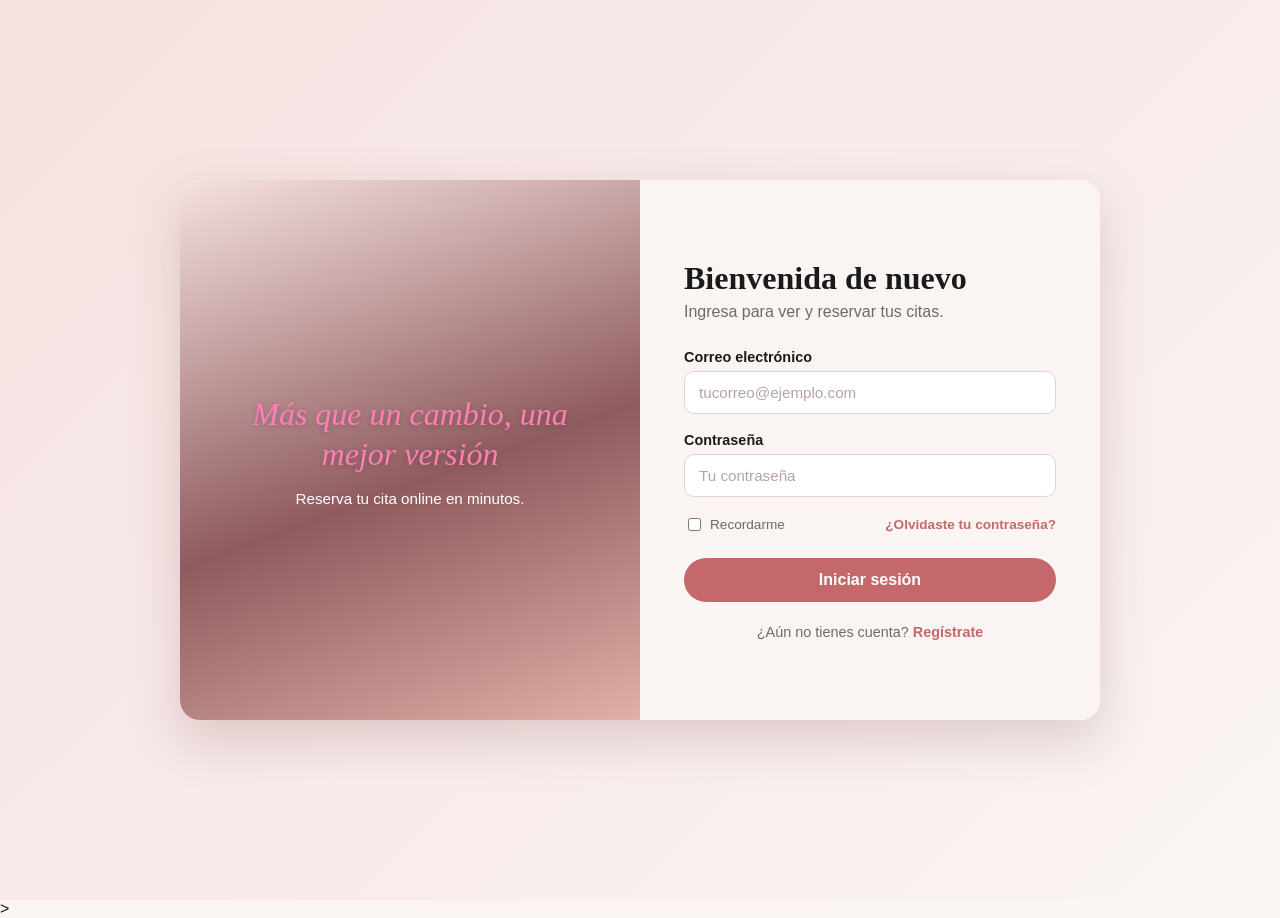
<file: index.html>
<!DOCTYPE html>
<html lang="es">
<head>
<meta charset="UTF-8">
<meta name="viewport" content="width=device-width, initial-scale=1">
<title>Iniciar sesión – Lumy</title>
<link href="./css/iniciosecion.css" rel="stylesheet">
</head>
<body>

<main class="auth">
  <div class="auth-card">

    <aside class="auth-lateral">
      <p>Más que un cambio, una mejor versión</p>
      <span>Reserva tu cita online en minutos.</span>
    </aside>

    <section class="auth-form">
      <h1>Bienvenida de nuevo</h1>
      <p class="subtitulo">Ingresa para ver y reservar tus citas.</p>

      <form id="form-login" action="#" method="post" novalidate>
        <div class="campo">
          <label for="correo">Correo electrónico</label>
          <input type="email" id="correo" name="correo" placeholder="tucorreo@ejemplo.com" autocomplete="email" required>
        </div>

        <div class="campo">
          <label for="clave">Contraseña</label>
          <input type="password" id="clave" name="clave" placeholder="Tu contraseña" autocomplete="current-password" required>
        </div>

        <div class="opciones">
          <label><input type="checkbox" name="recordar"> Recordarme</label>
          <a href="#">¿Olvidaste tu contraseña?</a>
        </div>

        <p class="error" id="error-login" role="alert" hidden></p>

        <button type="submit" class="btn-auth">Iniciar sesión</button>
      </form>

      <p class="auth-cambio">¿Aún no tienes cuenta? <a href="registro.html">Regístrate</a></p>
    </section>

  </div>
</main>

<script src="./js/login.js"></script>
</body>
</html>>
</file>
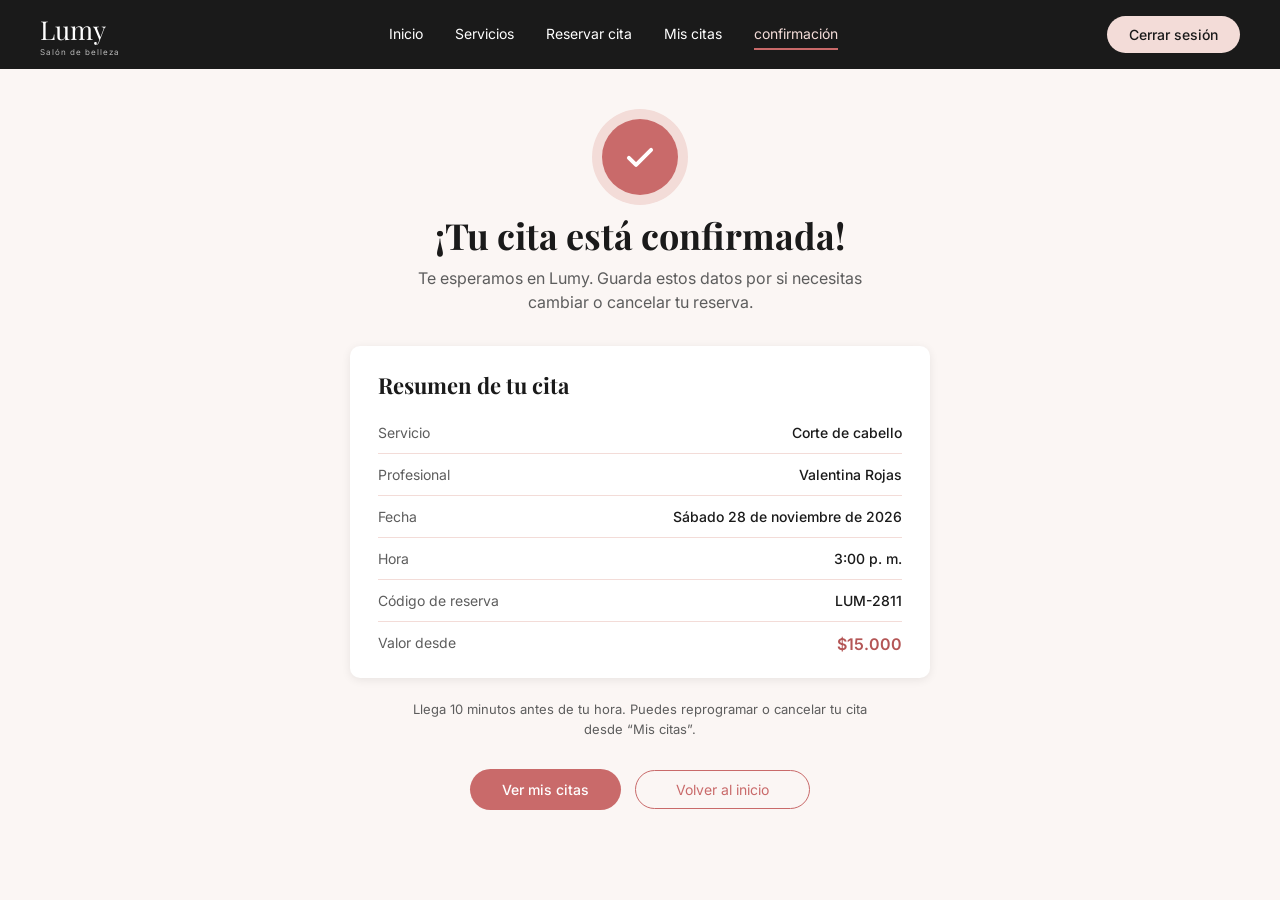
<file: confirmacion.html>
<!DOCTYPE html>
<html lang="es">
<head>
<meta charset="UTF-8">
<meta name="viewport" content="width=device-width, initial-scale=1">
<title>Cita confirmada – Lumy</title>
<link rel="preconnect" href="https://fonts.googleapis.com">
<link rel="preconnect" href="https://fonts.gstatic.com" crossorigin>
<link href="https://fonts.googleapis.com/css2?family=Inter:wght@400;500;600&family=Playfair+Display:ital,wght@0,700;1,400&display=swap" rel="stylesheet">
<link rel="stylesheet" href="./css/lumy.css">
<link rel="stylesheet" href="./css/confirmacion.css">
</head>
<body>

<header>
  <a href="inicio.html" class="logo"><span>Lumy<small>Salón de belleza</small></span></a>
  <nav>
    <a href="inicio.html">Inicio</a>
    <a href="servicio.html">Servicios</a>
    <a href="reservar.html" >Reservar cita</a>
    <a href="mis_citas.html">Mis citas</a>
    <a href="confirmacion.html" class="activo">confirmación</a>
  </nav>
  <div class="acciones">
    <a href="index.html" class="btn-sesion">Cerrar sesión</a>
  </div>
</header>

<main class="confirmacion">

  <div class="confirmacion-encabezado">
    <div class="check" aria-hidden="true">
      <svg viewBox="0 0 24 24"><path d="M5 12.5l4.5 4.5L19 7.5"/></svg>
    </div>
    <h1>¡Tu cita está confirmada!</h1>
    <p>Te esperamos en Lumy. Guarda estos datos por si necesitas cambiar o cancelar tu reserva.</p>
  </div>

  <section class="resumen" aria-labelledby="titulo-resumen">
    <h2 id="titulo-resumen">Resumen de tu cita</h2>
    <dl>
      <div class="fila">
        <dt>Servicio</dt>
        <dd>Corte de cabello</dd>
      </div>
      <div class="fila">
        <dt>Profesional</dt>
        <dd>Valentina Rojas</dd>
      </div>
      <div class="fila">
        <dt>Fecha</dt>
        <dd>Sábado 28 de noviembre de 2026</dd>
      </div>
      <div class="fila">
        <dt>Hora</dt>
        <dd>3:00 p. m.</dd>
      </div>
      <div class="fila">
        <dt>Código de reserva</dt>
        <dd>LUM-2811</dd>
      </div>
      <div class="fila total">
        <dt>Valor desde</dt>
        <dd>$15.000</dd>
      </div>
    </dl>
  </section>

  <p class="nota">Llega 10 minutos antes de tu hora. Puedes reprogramar o cancelar tu cita desde “Mis citas”.</p>

  <div class="confirmacion-acciones">
    <a href="mis_citas.html" class="btn-cita">Ver mis citas</a>
    <a href="inicio.html" class="ver-todos">Volver al inicio</a>
  </div>

</main>

</body>
</html>
</file>
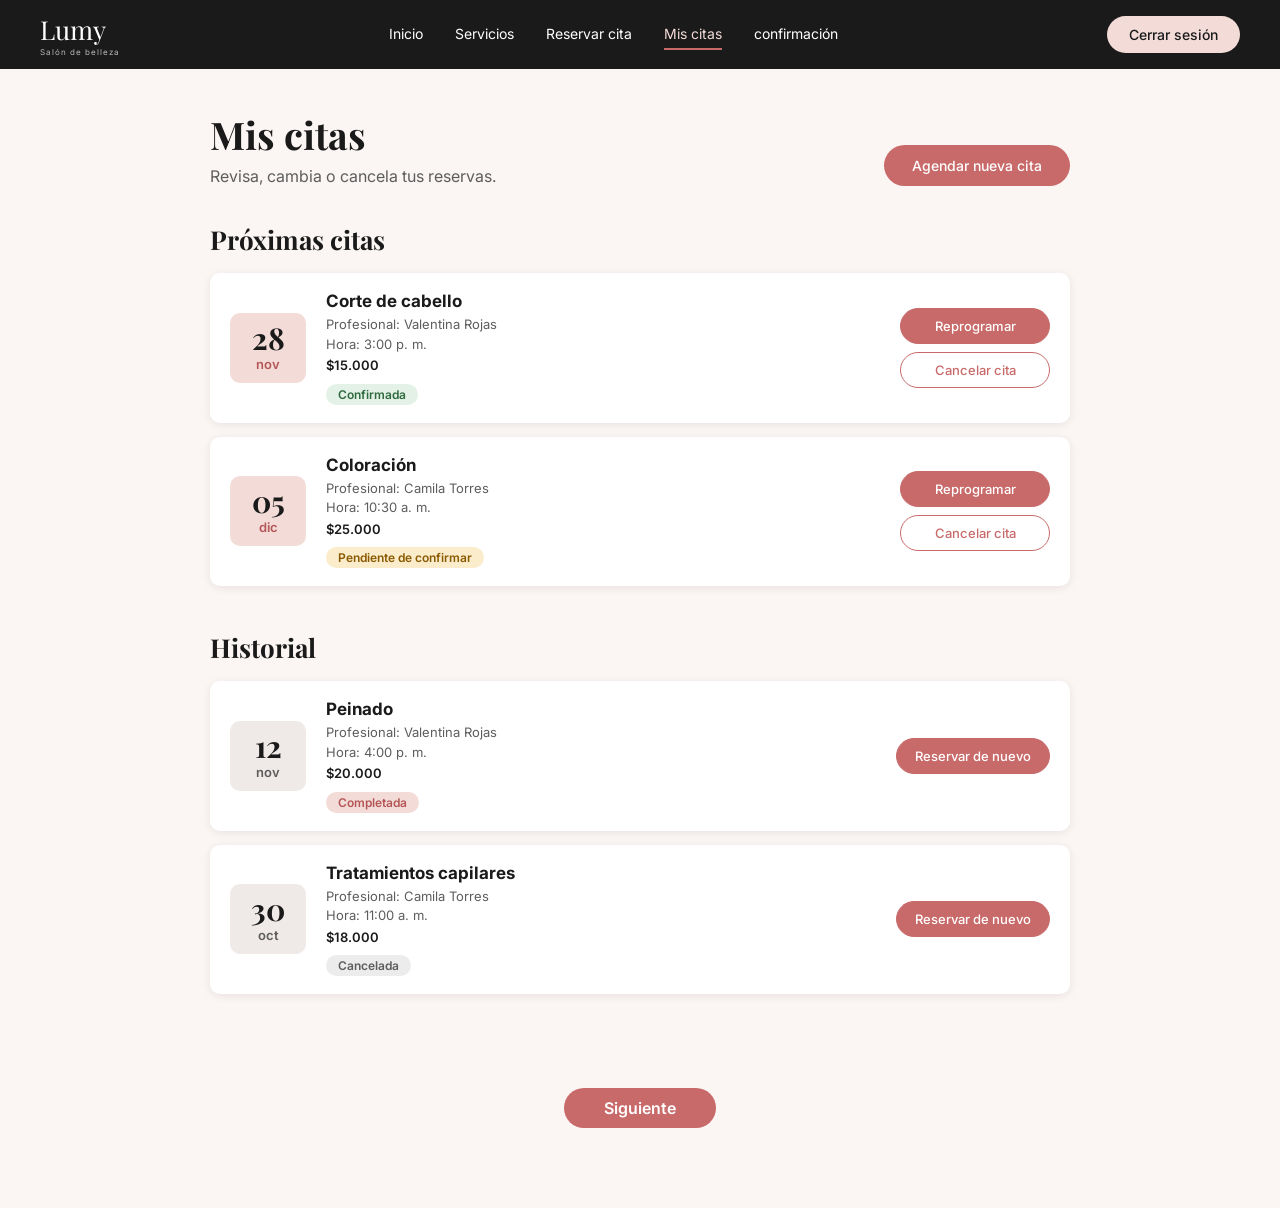
<file: mis_citas.html>
<!DOCTYPE html>
<html lang="es">
<head>
<meta charset="UTF-8">
<meta name="viewport" content="width=device-width, initial-scale=1">
<title>Mis citas – Lumy</title>
<link rel="preconnect" href="https://fonts.googleapis.com">
<link rel="preconnect" href="https://fonts.gstatic.com" crossorigin>
<link href="https://fonts.googleapis.com/css2?family=Inter:wght@400;500;600&family=Playfair+Display:ital,wght@0,700;1,400&display=swap" rel="stylesheet">
<link rel="stylesheet" href="./css/lumy.css">
<link rel="stylesheet" href="./css/mis_citas.css">
</head>
<body>

<header>
  <a href="inicio.html" class="logo"><span>Lumy<small>Salón de belleza</small></span></a>
  <nav>
    <a href="inicio.html">Inicio</a>
    <a href="servicio.html">Servicios</a>
    <a href="reservar.html">Reservar cita</a>
    <a href="mis_citas.html" class="activo">Mis citas</a>
    <a href="confirmacion.html">confirmación</a>
  </nav>
  <div class="acciones">
    <a href="index.html" class="btn-sesion">Cerrar sesión</a>
  </div>
</header>

<main class="citas">

  <div class="citas-encabezado">
    <div>
      <h1>Mis citas</h1>
      <p>Revisa, cambia o cancela tus reservas.</p>
    </div>
    <a href="reservar.html" class="btn-cita">Agendar nueva cita</a>
  </div>

  <section class="citas-bloque" aria-labelledby="titulo-proximas">
    <h2 id="titulo-proximas">Próximas citas</h2>

    <article class="cita">
      <div class="cita-fecha">
        <b>28</b>
        <span>nov</span>
      </div>
      <div class="cita-datos">
        <h3>Corte de cabello</h3>
        <p>Profesional: Valentina Rojas</p>
        <p>Hora: 3:00 p. m.</p>
        <p class="cita-precio">$15.000</p>
        <span class="estado confirmada">Confirmada</span>
      </div>
      <div class="cita-acciones">
        <a href="reservar.html" class="btn-sec">Reprogramar</a>
        <button type="button" class="btn-cancelar">Cancelar cita</button>
      </div>
    </article>

    <article class="cita">
      <div class="cita-fecha">
        <b>05</b>
        <span>dic</span>
      </div>
      <div class="cita-datos">
        <h3>Coloración</h3>
        <p>Profesional: Camila Torres</p>
        <p>Hora: 10:30 a. m.</p>
        <p class="cita-precio">$25.000</p>
        <span class="estado pendiente">Pendiente de confirmar</span>
      </div>
      <div class="cita-acciones">
        <a href="reservar.html" class="btn-sec">Reprogramar</a>
        <button type="button" class="btn-cancelar">Cancelar cita</button>
      </div>
    </article>

    <!-- Si la persona no tiene citas próximas, muestra esto en lugar de las tarjetas:
    <div class="citas-vacio">
      <p>Aún no tienes citas programadas.</p>
      <a href="reservar.html" class="btn-cita">Reservar mi primera cita</a>
    </div>
    -->
  </section>

  <section class="citas-bloque" aria-labelledby="titulo-historial">
    <h2 id="titulo-historial">Historial</h2>

    <article class="cita pasada">
      <div class="cita-fecha">
        <b>12</b>
        <span>nov</span>
      </div>
      <div class="cita-datos">
        <h3>Peinado</h3>
        <p>Profesional: Valentina Rojas</p>
        <p>Hora: 4:00 p. m.</p>
        <p class="cita-precio">$20.000</p>
        <span class="estado completada">Completada</span>
      </div>
      <div class="cita-acciones">
        <a href="reservar.html" class="btn-sec">Reservar de nuevo</a>
      </div>
    </article>

    <article class="cita pasada">
      <div class="cita-fecha">
        <b>30</b>
        <span>oct</span>
      </div>
      <div class="cita-datos">
        <h3>Tratamientos capilares</h3>
        <p>Profesional: Camila Torres</p>
        <p>Hora: 11:00 a. m.</p>
        <p class="cita-precio">$18.000</p>
        <span class="estado cancelada">Cancelada</span>
      </div>
      <div class="cita-acciones">
        <a href="reservar.html" class="btn-sec">Reservar de nuevo</a>
      </div>
    </article>
  </section>

  <div class="contenedor-siguiente">
    <a href="confirmacion.html" class="btn-siguiente">Siguiente</a>
  </div>

</main>

</body>
</html>
</file>
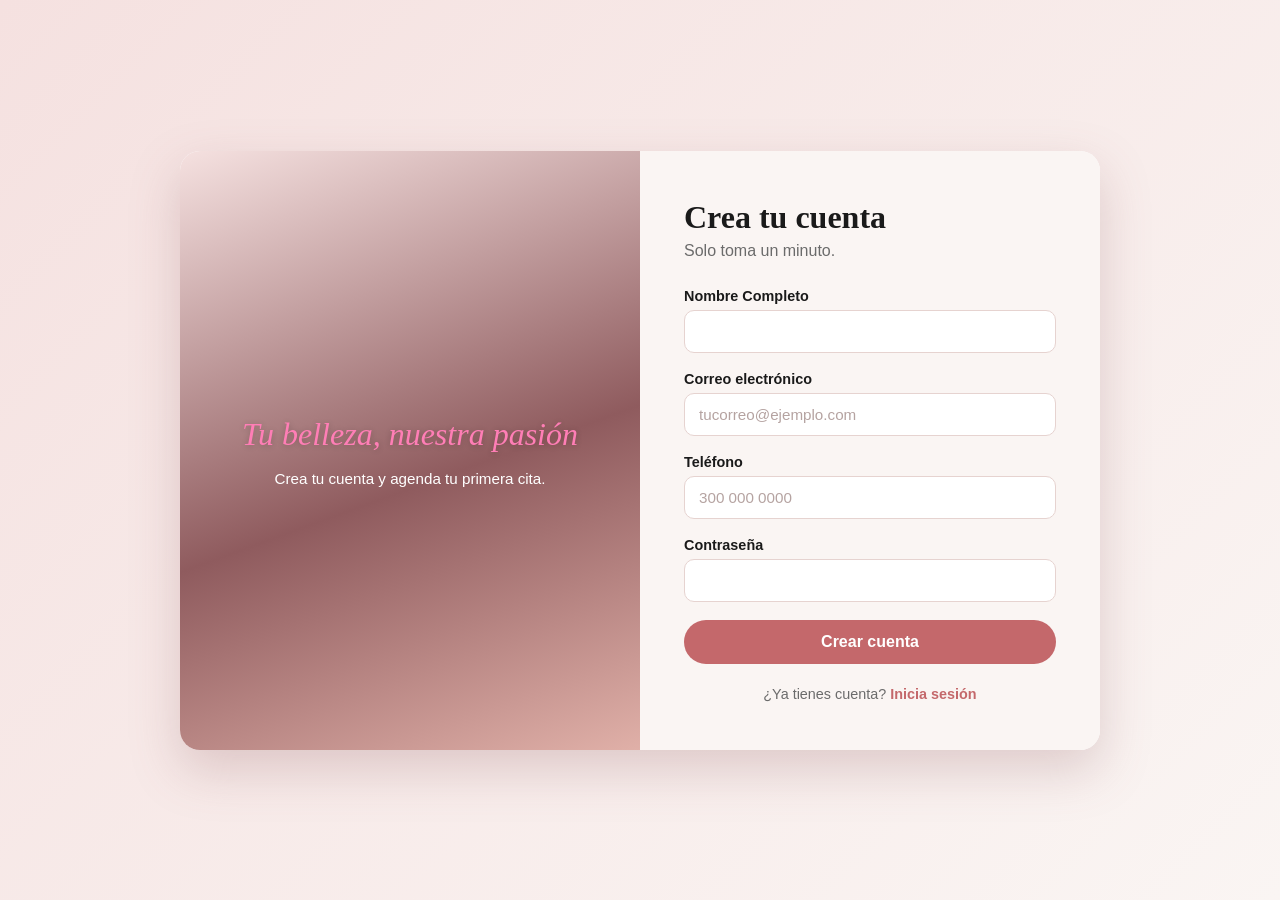
<file: registro.html>
<!DOCTYPE html>
<html lang="es">
<head>
<meta charset="UTF-8">
<meta name="viewport" content="width=device-width, initial-scale=1">
<title>Crear cuenta – Lumy</title>
<link href="./css/iniciosecion.css" rel="stylesheet">

</head>
<body>



<main class="auth">
  <div class="auth-card">

    <aside class="auth-lateral">
      <p>Tu belleza, nuestra pasión</p>
      <span>Crea tu cuenta y agenda tu primera cita.</span>
    </aside>

    <section class="auth-form">
      <h1>Crea tu cuenta</h1>
      <p class="subtitulo">Solo toma un minuto.</p>

      <form action="#" method="post">
        <div class="fila">
          <div class="campo">
            <label for="nombre">Nombre Completo</label>
            <input type="text" id="nombre" name="nombre" autocomplete="given-name" required>
          </div>
         

        <div class="campo">
          <label for="correo">Correo electrónico</label>
          <input type="email" id="correo" name="correo" placeholder="tucorreo@ejemplo.com" autocomplete="email" required>
        </div>

        <div class="campo">
          <label for="telefono">Teléfono</label>
          <input type="tel" id="telefono" name="telefono" placeholder="300 000 0000" autocomplete="tel" required>
        </div>

        <div class="fila">
          <div class="campo">
            <label for="clave">Contraseña</label>
            <input type="password" id="clave" name="clave" minlength="8" autocomplete="new-password" required>
          </div>
         

       

        <button type="submit" class="btn-auth">Crear cuenta</button>
      </form>

      <p class="auth-cambio">¿Ya tienes cuenta? <a href="index.html">Inicia sesión</a></p>
    </section>

  </div>
</main>
<script src="./js/login.js"></script>
</body>
</html>
</file>
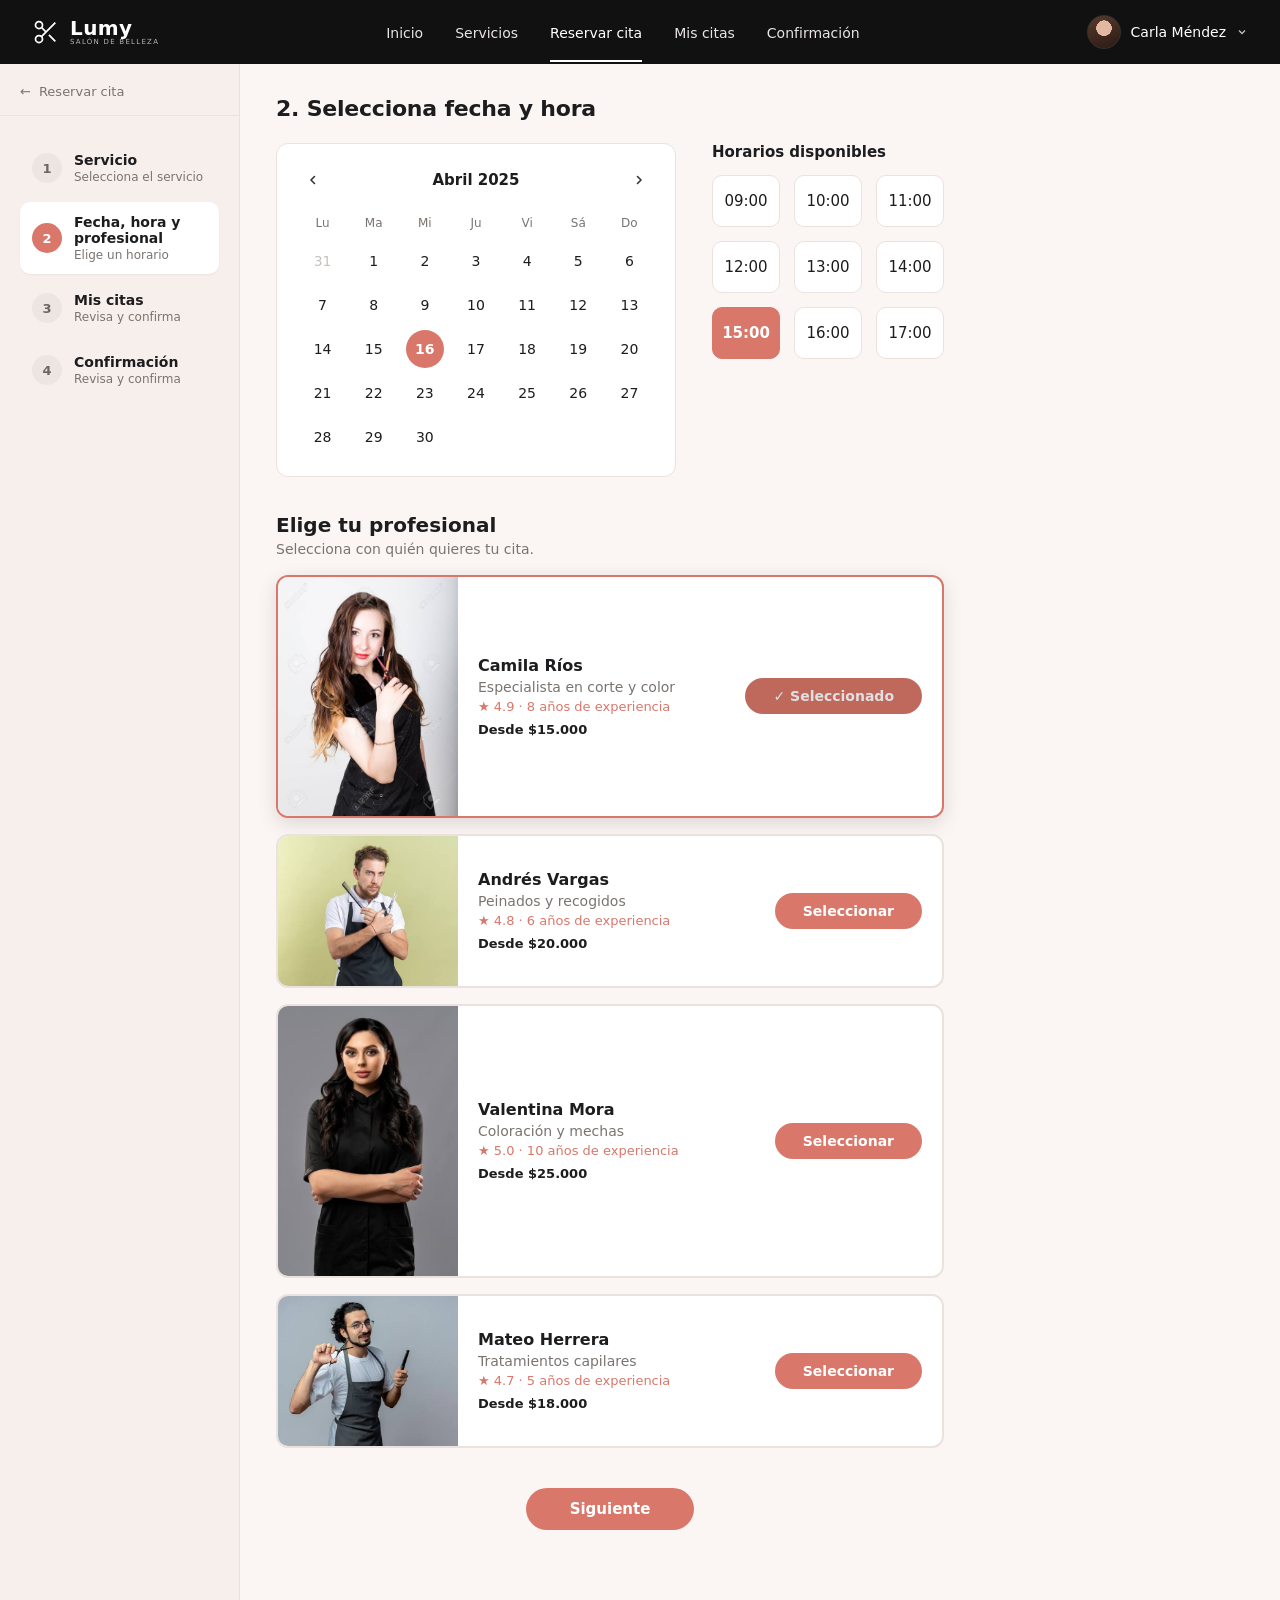
<file: reservar.html>
<!DOCTYPE html>
<html lang="es">
<head>
  <meta charset="UTF-8">
  <meta name="viewport" content="width=device-width, initial-scale=1">
  <title>Lumy · Fecha y hora</title>
  <link rel="stylesheet" href="./css/servicio.css">
  <link rel="stylesheet" href="./css/reservar.css">
</head>
<body>

  <!-- ===== ENCABEZADO ===== -->
  <header class="topbar">
    <a class="brand" href="#" aria-label="Lumy, salón de belleza">
      <svg width="28" height="28" viewBox="0 0 24 24" fill="none" stroke="#fff" stroke-width="1.5"><circle cx="6" cy="6" r="3"/><circle cx="6" cy="18" r="3"/><path d="M20 4 8.1 15.9M14.5 14.5 20 20M8.1 8.1 12 12"/></svg>
      <span class="brand__text">
        <strong>Lumy</strong>
        <small>SALÓN DE BELLEZA</small>
      </span>
    </a>

    <nav class="menu" aria-label="Principal">
      <a href="inicio.html">Inicio</a>
      <a href="servicio.html">Servicios</a>
      <a href="" class="is-active" aria-current="page">Reservar cita</a>
      <a href="mis_citas.html">Mis citas</a>
      <a href="confirmacion.html">Confirmación</a>
    </nav>

    <div class="user">
      <span class="user__avatar" aria-hidden="true"></span>
      <span class="user__name">Carla Méndez</span>
      <svg class="user__caret" viewBox="0 0 12 12" width="12" height="12" fill="none" stroke="currentColor" stroke-width="1.5"><path d="M3 4.5l3 3 3-3"/></svg>
    </div>
  </header>

  <div class="layout">

    <!-- ===== BARRA LATERAL: PASOS ===== -->
    <aside class="sidebar">
      <a class="back" href="#"><span aria-hidden="true">←</span> Reservar cita</a>

      <ol class="steps">
        <li class="step">
          <span class="step__num">1</span>
          <span class="step__txt"><strong>Servicio</strong><small>Selecciona el servicio</small></span>
        </li>
        <li class="step is-current">
          <span class="step__num">2</span>
          <span class="step__txt"><strong>Fecha, hora y profesional</strong><small>Elige un horario</small></span>
        </li>
        <li class="step">
          <span class="step__num">3</span>
          <span class="step__txt"><strong>Mis citas</strong><small>Revisa y confirma</small></span>
        </li>
        <li class="step">
          <span class="step__num">4</span>
          <span class="step__txt"><strong>Confirmación</strong><small>Revisa y confirma</small></span>
        </li>
      </ol>
    </aside>

    <!-- ===== CONTENIDO PRINCIPAL ===== -->
    <main class="content">
      <h1>2. Selecciona fecha y hora</h1>

      <div class="booking">

        <!-- ----- Calendario ----- -->
        <section class="calendar" aria-label="Calendario">
          <div class="calendar__head">
            <button class="calendar__nav" type="button" aria-label="Mes anterior">
              <svg viewBox="0 0 12 12" width="12" height="12" fill="none" stroke="currentColor" stroke-width="1.6" stroke-linecap="round" stroke-linejoin="round"><path d="M7.5 2.5 4 6l3.5 3.5"/></svg>
            </button>
            <strong class="calendar__title">Abril 2025</strong>
            <button class="calendar__nav" type="button" aria-label="Mes siguiente">
              <svg viewBox="0 0 12 12" width="12" height="12" fill="none" stroke="currentColor" stroke-width="1.6" stroke-linecap="round" stroke-linejoin="round"><path d="M4.5 2.5 8 6 4.5 9.5"/></svg>
            </button>
          </div>

          <div class="calendar__weekdays" aria-hidden="true">
            <span>Lu</span><span>Ma</span><span>Mi</span><span>Ju</span><span>Vi</span><span>Sá</span><span>Do</span>
          </div>

          <div class="calendar__days" role="radiogroup" aria-label="Día de la cita">
            <span class="day day--out" aria-hidden="true">31</span>

            <input class="pick" type="radio" name="dia" id="dia-1"><label class="day" for="dia-1">1</label>
            <input class="pick" type="radio" name="dia" id="dia-2"><label class="day" for="dia-2">2</label>
            <input class="pick" type="radio" name="dia" id="dia-3"><label class="day" for="dia-3">3</label>
            <input class="pick" type="radio" name="dia" id="dia-4"><label class="day" for="dia-4">4</label>
            <input class="pick" type="radio" name="dia" id="dia-5"><label class="day" for="dia-5">5</label>
            <input class="pick" type="radio" name="dia" id="dia-6"><label class="day" for="dia-6">6</label>

            <input class="pick" type="radio" name="dia" id="dia-7"><label class="day" for="dia-7">7</label>
            <input class="pick" type="radio" name="dia" id="dia-8"><label class="day" for="dia-8">8</label>
            <input class="pick" type="radio" name="dia" id="dia-9"><label class="day" for="dia-9">9</label>
            <input class="pick" type="radio" name="dia" id="dia-10"><label class="day" for="dia-10">10</label>
            <input class="pick" type="radio" name="dia" id="dia-11"><label class="day" for="dia-11">11</label>
            <input class="pick" type="radio" name="dia" id="dia-12"><label class="day" for="dia-12">12</label>
            <input class="pick" type="radio" name="dia" id="dia-13"><label class="day" for="dia-13">13</label>

            <input class="pick" type="radio" name="dia" id="dia-14"><label class="day" for="dia-14">14</label>
            <input class="pick" type="radio" name="dia" id="dia-15"><label class="day" for="dia-15">15</label>
            <input class="pick" type="radio" name="dia" id="dia-16" checked><label class="day" for="dia-16">16</label>
            <input class="pick" type="radio" name="dia" id="dia-17"><label class="day" for="dia-17">17</label>
            <input class="pick" type="radio" name="dia" id="dia-18"><label class="day" for="dia-18">18</label>
            <input class="pick" type="radio" name="dia" id="dia-19"><label class="day" for="dia-19">19</label>
            <input class="pick" type="radio" name="dia" id="dia-20"><label class="day" for="dia-20">20</label>

            <input class="pick" type="radio" name="dia" id="dia-21"><label class="day" for="dia-21">21</label>
            <input class="pick" type="radio" name="dia" id="dia-22"><label class="day" for="dia-22">22</label>
            <input class="pick" type="radio" name="dia" id="dia-23"><label class="day" for="dia-23">23</label>
            <input class="pick" type="radio" name="dia" id="dia-24"><label class="day" for="dia-24">24</label>
            <input class="pick" type="radio" name="dia" id="dia-25"><label class="day" for="dia-25">25</label>
            <input class="pick" type="radio" name="dia" id="dia-26"><label class="day" for="dia-26">26</label>
            <input class="pick" type="radio" name="dia" id="dia-27"><label class="day" for="dia-27">27</label>

            <input class="pick" type="radio" name="dia" id="dia-28"><label class="day" for="dia-28">28</label>
            <input class="pick" type="radio" name="dia" id="dia-29"><label class="day" for="dia-29">29</label>
            <input class="pick" type="radio" name="dia" id="dia-30"><label class="day" for="dia-30">30</label>
          </div>
        </section>

        <!-- ----- Horarios ----- -->
        <fieldset class="slots">
          <legend>Horarios disponibles</legend>

          <div class="slots__grid">
            <input class="pick" type="radio" name="hora" id="h-0900"><label class="slot" for="h-0900">09:00</label>
            <input class="pick" type="radio" name="hora" id="h-1000"><label class="slot" for="h-1000">10:00</label>
            <input class="pick" type="radio" name="hora" id="h-1100"><label class="slot" for="h-1100">11:00</label>

            <input class="pick" type="radio" name="hora" id="h-1200"><label class="slot" for="h-1200">12:00</label>
            <input class="pick" type="radio" name="hora" id="h-1300"><label class="slot" for="h-1300">13:00</label>
            <input class="pick" type="radio" name="hora" id="h-1400"><label class="slot" for="h-1400">14:00</label>

            <input class="pick" type="radio" name="hora" id="h-1500" checked><label class="slot" for="h-1500">15:00</label>
            <input class="pick" type="radio" name="hora" id="h-1600"><label class="slot" for="h-1600">16:00</label>
            <input class="pick" type="radio" name="hora" id="h-1700"><label class="slot" for="h-1700">17:00</label>
          </div>
        </fieldset>

      </div>

      <!-- ===== PELUQUEROS ===== -->
      <section class="pros" aria-labelledby="pros-titulo">
        <h2 id="pros-titulo">Elige tu profesional</h2>
        <p class="pros__sub">Selecciona con quién quieres tu cita.</p>

        <div class="pros__list" role="radiogroup" aria-label="Profesional">

          <input class="pro-pick" type="radio" name="profesional" id="pro-1" checked>
          <label class="pro" for="pro-1">
            <img class="pro__foto" src="./img/peluquero_1.jpg" alt="Camila Ríos">
            <span class="pro__info">
              <strong class="pro__nombre">Camila Ríos</strong>
              <span class="pro__esp">Especialista en corte y color</span>
              <span class="pro__extra">★ 4.9 · 8 años de experiencia</span>
              <span class="pro__precio">Desde $15.000</span>
            </span>
            <span class="pro__boton">Seleccionar</span>
          </label>

          <input class="pro-pick" type="radio" name="profesional" id="pro-2">
          <label class="pro" for="pro-2">
            <img class="pro__foto" src="./img/peluquero-2.jpeg" alt="Andrés Vargas">
            <span class="pro__info">
              <strong class="pro__nombre">Andrés Vargas</strong>
              <span class="pro__esp">Peinados y recogidos</span>
              <span class="pro__extra">★ 4.8 · 6 años de experiencia</span>
              <span class="pro__precio">Desde $20.000</span>
            </span>
            <span class="pro__boton">Seleccionar</span>
          </label>

          <input class="pro-pick" type="radio" name="profesional" id="pro-3">
          <label class="pro" for="pro-3">
            <img class="pro__foto" src="./img/peliquera-3.jpeg" alt="Valentina Mora">
            <span class="pro__info">
              <strong class="pro__nombre">Valentina Mora</strong>
              <span class="pro__esp">Coloración y mechas</span>
              <span class="pro__extra">★ 5.0 · 10 años de experiencia</span>
              <span class="pro__precio">Desde $25.000</span>
            </span>
            <span class="pro__boton">Seleccionar</span>
          </label>

          <input class="pro-pick" type="radio" name="profesional" id="pro-4">
          <label class="pro" for="pro-4">
            <img class="pro__foto" src="./img/peluquero_4.jpeg" alt="Mateo Herrera">
            <span class="pro__info">
              <strong class="pro__nombre">Mateo Herrera</strong>
              <span class="pro__esp">Tratamientos capilares</span>
              <span class="pro__extra">★ 4.7 · 5 años de experiencia</span>
              <span class="pro__precio">Desde $18.000</span>
            </span>
            <span class="pro__boton">Seleccionar</span>
          </label>

        </div>
      </section>

      <div class="contenedor-siguiente">
        <a href="mis_citas.html" class="btn-siguiente">Siguiente</a>
      </div>
    </main>

  </div>
</body>
</html>
</file>
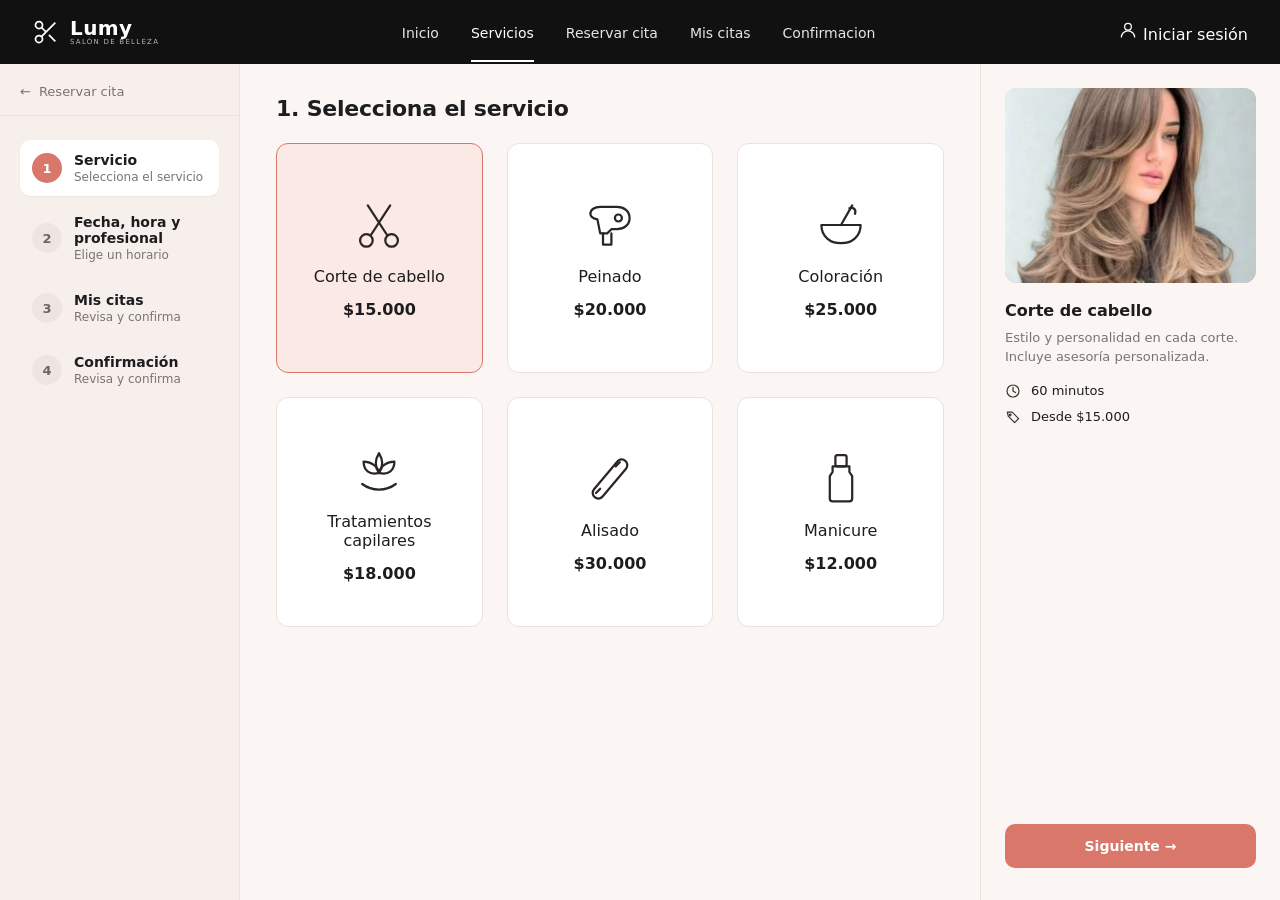
<file: servicio.html>
<!DOCTYPE html>
<html lang="es">
<head>
  <meta charset="UTF-8">
  <meta name="viewport" content="width=device-width, initial-scale=1">
  <title>Lumy · Servicios</title>
  <link rel="stylesheet" href="./css/servicio.css">
</head>
<body>

  <!-- ===== ENCABEZADO ===== -->
  <header class="topbar">
    <a class="brand" href="#" aria-label="Lumy, salón de belleza">
      <svg width="28" height="28" viewBox="0 0 24 24" fill="none" stroke="#fff" stroke-width="1.5"><circle cx="6" cy="6" r="3"/><circle cx="6" cy="18" r="3"/><path d="M20 4 8.1 15.9M14.5 14.5 20 20M8.1 8.1 12 12"/></svg>
      <span class="brand__text">
        <strong>Lumy</strong>
        <small>SALÓN DE BELLEZA</small>
      </span>
    </a>

    <nav class="menu" aria-label="Principal">
      <a href="inicio.html">Inicio</a>
      <a href="#" class="is-active" aria-current="page">Servicios</a>
      <a href="reservar.html">Reservar cita</a>
      <a href="mis_citas.html">Mis citas</a>
      <a href="confirmacion.html">Confirmacion</a>
    </nav>

    <div class="acciones">
      <svg width="20" height="20" viewBox="0 0 24 24" fill="none" stroke="#fff" stroke-width="1.5"><circle cx="12" cy="8" r="4"/><path d="M4 21c0-4.4 3.6-8 8-8s8 3.6 8 8"/></svg>
      <a href="#" class="btn-sesion">Iniciar sesión</a>
    </div>
  </header>

  <div class="layout">

    <!-- ===== BARRA LATERAL: PASOS ===== -->
    <aside class="sidebar">
      <a class="back" href="#"><span aria-hidden="true">←</span> Reservar cita</a>

      <ol class="steps">
        <li class="step is-current">
          <span class="step__num">1</span>
          <span class="step__txt"><strong>Servicio</strong><small>Selecciona el servicio</small></span>
        </li>
        <li class="step">
          <span class="step__num">2</span>
          <span class="step__txt"><strong>Fecha, hora y profesional</strong><small>Elige un horario</small></span>
        </li>

        <li class="step">
          <span class="step__num">3</span>
          <span class="step__txt"><strong>Mis citas</strong><small>Revisa y confirma</small></span>
        </li>

        <li class="step">
          <span class="step__num">4</span>
          <span class="step__txt"><strong>Confirmación</strong><small>Revisa y confirma</small></span>
        </li>
      </ol>
    </aside>

    <!-- ===== CONTENIDO PRINCIPAL: SERVICIOS ===== -->
    <main class="content">
      <h1>1. Selecciona el servicio</h1>

      <div class="services">

        <button class="card is-selected" type="button">
          <svg viewBox="0 0 40 40" fill="none" stroke="currentColor" stroke-width="1.6" stroke-linecap="round" stroke-linejoin="round"><circle cx="11" cy="31" r="4.5"/><circle cx="29" cy="31" r="4.5"/><path d="M14 27.5 28 6M26 27.5 12 6"/></svg>
          <span class="card__name">Corte de cabello</span>
          <span class="card__price">$15.000</span>
        </button>

        <button class="card" type="button">
          <svg viewBox="0 0 40 40" fill="none" stroke="currentColor" stroke-width="1.6" stroke-linecap="round" stroke-linejoin="round"><path d="M6 12c0-3 3-5 7-5h12c5 0 9 3 9 8s-4 8-9 8h-4l-3 3H13l-2-10c-3-.5-5-2-5-4z"/><circle cx="26" cy="15" r="2.5"/><path d="M15 26v8h6v-8"/></svg>
          <span class="card__name">Peinado</span>
          <span class="card__price">$20.000</span>
        </button>

        <button class="card" type="button">
          <svg viewBox="0 0 40 40" fill="none" stroke="currentColor" stroke-width="1.6" stroke-linecap="round" stroke-linejoin="round"><path d="M6 20h28c0 8-6 13-14 13S6 28 6 20z"/><path d="M28 6 20 20"/><path d="M26 8c3-1 5 1 4 4"/></svg>
          <span class="card__name">Coloración</span>
          <span class="card__price">$25.000</span>
        </button>

        <button class="card" type="button">
          <svg viewBox="0 0 40 40" fill="none" stroke="currentColor" stroke-width="1.6" stroke-linecap="round" stroke-linejoin="round"><path d="M20 22c-3-4-3-9 0-14 3 5 3 10 0 14z"/><path d="M20 22c-1-5-6-8-11-8 0 6 4 10 11 8zM20 22c1-5 6-8 11-8 0 6-4 10-11 8z"/><path d="M8 30c4 3 8 4 12 4s8-1 12-4"/></svg>
          <span class="card__name">Tratamientos capilares</span>
          <span class="card__price">$18.000</span>
        </button>

        <button class="card" type="button">
          <svg viewBox="0 0 40 40" fill="none" stroke="currentColor" stroke-width="1.6" stroke-linecap="round" stroke-linejoin="round"><rect x="16" y="3" width="8" height="34" rx="4" transform="rotate(40 20 20)"/><path d="M13 27l-3 3M24 11l3-3"/></svg>
          <span class="card__name">Alisado</span>
          <span class="card__price">$30.000</span>
        </button>

        <button class="card" type="button">
          <svg viewBox="0 0 40 40" fill="none" stroke="currentColor" stroke-width="1.6" stroke-linecap="round" stroke-linejoin="round"><rect x="16" y="3" width="8" height="8" rx="1.5"/><path d="M14 11h12v4l2 3v16a2 2 0 0 1-2 2H14a2 2 0 0 1-2-2V18l2-3z"/></svg>
          <span class="card__name">Manicure</span>
          <span class="card__price">$12.000</span>
        </button>

      </div>
    </main>

    <!-- ===== PANEL DE DETALLE ===== -->
    <aside class="detail">
      <div class="detail__photo">
        <img src="./img/corte de pelo.jpeg" alt="Mujer con cabello ondulado castaño">
      </div>

      <div class="detail__body">
        <h2>Corte de cabello</h2>
        <p>Estilo y personalidad en cada corte. Incluye asesoría personalizada.</p>

        <ul class="meta">
          <li>
            <svg viewBox="0 0 20 20" width="16" height="16" fill="none" stroke="currentColor" stroke-width="1.5" stroke-linecap="round"><circle cx="10" cy="10" r="7.5"/><path d="M10 5.5V10l3 2"/></svg>
            60 minutos
          </li>
          <li>
            <svg viewBox="0 0 20 20" width="16" height="16" fill="none" stroke="currentColor" stroke-width="1.5" stroke-linecap="round" stroke-linejoin="round"><path d="M3 4h6l8 8-5 5-8-8z"/><circle cx="6.5" cy="7.5" r="1"/></svg>
            Desde $15.000
          </li>
        </ul>
      </div>

      <a href="reservar.html" class="btn-next">Siguiente <span aria-hidden="true">→</span></a>
    </aside>

  </div>
</body>
</html>
</file>
<file: css/iniciosecion.css>
/* ===== Inicio de sesión – Lumy ===== */
:root {
  --lumy-negro: #1a1a1a;
  --lumy-crema: #faf5f3;
  --lumy-rosa-claro: #f5e1e0;
  --lumy-rosa: #c4686b;
  --lumy-rosa-oscuro: #a9545a;
  --lumy-vino: #8f5b5e;
  --lumy-durazno: #e0b0a8;
  --lumy-acento: #ff7eb6;
  --lumy-texto: #1c1c1c;
  --lumy-gris: #6b6b6b;
  --lumy-borde: #e6d3d0;
}

* { box-sizing: border-box; }

body {
  margin: 0;
  font-family: "Segoe UI", Arial, sans-serif;
  color: var(--lumy-texto);
  background: var(--lumy-crema);
}

.auth {
  min-height: 100vh;
  display: flex;
  align-items: center;
  justify-content: center;
  padding: 24px;
  background: linear-gradient(135deg, var(--lumy-rosa-claro) 0%, var(--lumy-crema) 100%);
}

.auth-card {
  display: grid;
  grid-template-columns: 1fr 1fr;
  width: 100%;
  max-width: 920px;
  min-height: 540px;
  background: #fff;
  border-radius: 20px;
  overflow: hidden;
  box-shadow: 0 20px 50px rgba(143, 91, 94, 0.25);
}

/* Panel lateral con el degradado del hero */
.auth-lateral {
  display: flex;
  flex-direction: column;
  justify-content: center;
  gap: 16px;
  padding: 48px 40px;
  text-align: center;
  background: linear-gradient(160deg, var(--lumy-rosa-claro) 0%, var(--lumy-vino) 55%, var(--lumy-durazno) 100%);
}

.auth-lateral p {
  margin: 0;
  font-family: Georgia, "Playfair Display", serif;
  font-style: italic;
  font-size: 2rem;
  line-height: 1.25;
  color: var(--lumy-acento);
  text-shadow: 0 1px 6px rgba(0, 0, 0, 0.2);
}

.auth-lateral span {
  font-size: 0.95rem;
  color: #fff;
}

/* Formulario */
.auth-form {
  display: flex;
  flex-direction: column;
  justify-content: center;
  padding: 48px 44px;
  background: var(--lumy-crema);
}

.auth-form h1 {
  margin: 0 0 6px;
  font-family: Georgia, "Playfair Display", serif;
  font-size: 2rem;
  color: var(--lumy-negro);
}

.subtitulo {
  margin: 0 0 28px;
  color: var(--lumy-gris);
}

.campo { margin-bottom: 18px; }

.campo label {
  display: block;
  margin-bottom: 6px;
  font-size: 0.9rem;
  font-weight: 600;
  color: var(--lumy-negro);
}

.campo input {
  width: 100%;
  padding: 12px 14px;
  font-size: 0.95rem;
  color: var(--lumy-texto);
  background: #fff;
  border: 1px solid var(--lumy-borde);
  border-radius: 10px;
  transition: border-color 0.2s, box-shadow 0.2s;
}

.campo input::placeholder { color: #b5a3a1; }

.campo input:focus {
  outline: none;
  border-color: var(--lumy-rosa);
  box-shadow: 0 0 0 3px rgba(196, 104, 107, 0.2);
}

.opciones {
  display: flex;
  justify-content: space-between;
  align-items: center;
  margin-bottom: 24px;
  font-size: 0.85rem;
}

.opciones label {
  display: flex;
  align-items: center;
  gap: 6px;
  color: var(--lumy-gris);
}

.opciones input[type="checkbox"] { accent-color: var(--lumy-rosa); }

.opciones a,
.auth-cambio a {
  color: var(--lumy-rosa);
  text-decoration: none;
  font-weight: 600;
}

.opciones a:hover,
.auth-cambio a:hover {
  color: var(--lumy-rosa-oscuro);
  text-decoration: underline;
}

.btn-auth {
  display: block;
  text-align: center;
  text-decoration: none;
  width: 100%;
  padding: 13px;
  font-size: 1rem;
  font-weight: 600;
  color: #fff;
  background: var(--lumy-rosa);
  border: none;
  border-radius: 999px;
  cursor: pointer;
  transition: background 0.2s, transform 0.1s;
}

.btn-auth:hover { background: var(--lumy-rosa-oscuro); }
.btn-auth:active { transform: scale(0.98); }

.auth-cambio {
  margin: 22px 0 0;
  text-align: center;
  font-size: 0.9rem;
  color: var(--lumy-gris);
}

/* Responsive */
@media (max-width: 760px) {
  .auth-card { grid-template-columns: 1fr; }
  .auth-lateral { padding: 32px 24px; }
  .auth-lateral p { font-size: 1.5rem; }
  .auth-form { padding: 32px 24px; }
}
</file>
<file: css/lumy.css>
:root {
    --rosa: #c96a6a;
    --rosa-oscuro: #b45656;
    --rosa-claro: #f3dcd8;
    --crema: #fbf6f4;
    --negro: #1a1a1a;
    --gris: #5d5d5d;
  }
  * { box-sizing: border-box; margin: 0; padding: 0; }
  body { font-family: 'Inter', sans-serif; color: var(--negro); background: var(--crema); }
  a { text-decoration: none; color: inherit; }
  h1, h2, .logo { font-family: 'Playfair Display', serif; }
 
  /* Header */
  header { background: var(--negro); color: #fff; display: flex; align-items: center; justify-content: space-between; padding: 12px 40px; }
  .logo { display: flex; align-items: center; gap: 10px; font-size: 26px; }
  .logo small { display: block; font-family: 'Inter', sans-serif; font-size: 8px; letter-spacing: 1px; color: #bbb; }
  nav { display: flex; gap: 32px; font-size: 14px; }
  nav a { padding: 6px 0; }
  nav a.activo { color: var(--rosa-claro); border-bottom: 2px solid var(--rosa); }
  .acciones { display: flex; align-items: center; gap: 20px; }
  .btn-sesion { background: var(--rosa-claro); color: var(--negro); padding: 10px 22px; border-radius: 999px; font-size: 14px; font-weight: 500; }
 
  /* Hero */
  .hero { position: relative; display: grid; grid-template-columns: 1fr 1fr; align-items: center; min-height: 440px; padding: 40px; background: linear-gradient(90deg, #f6e3df 0%, #f6e3df 45%, transparent 70%), linear-gradient(135deg, #3a2a2a, #8c5a5a 60%, #e8b9b0); overflow: hidden; }
  /* Reemplaza el fondo derecho por tu foto: background-image: url('salon.jpg'); */
  .hero-texto { position: relative; z-index: 1; max-width: 460px; }
  .hero h1 { font-size: 48px; line-height: 1.1; margin-bottom: 18px; }
  .hero p { font-size: 18px; line-height: 1.5; margin-bottom: 28px; }
  .btn-cita { display: inline-block; background: var(--rosa); color: #fff; padding: 16px 36px; border-radius: 999px; font-weight: 500; font-size: 16px; transition: background .2s; }
  .btn-cita:hover { background: var(--rosa-oscuro); }
  .neon { justify-self: end; align-self: start; font-family: 'Playfair Display', serif; font-style: italic; font-size: 28px; color: #ffd9ec; text-shadow: 0 0 8px #ff7bc0, 0 0 18px #ff4fa8; text-align: center; max-width: 220px; }
 
  .beneficios { display: flex; gap: 36px; margin-top: 36px; }
  .beneficio { display: flex; gap: 10px; align-items: flex-start; font-size: 13px; }
  .beneficio b { display: block; font-size: 14px; }
  .beneficio span { color: var(--gris); }
  .beneficio svg { flex: none; width: 26px; height: 26px; stroke: var(--negro); fill: none; stroke-width: 1.5; }
 
  /* Servicios */
  .servicios { padding: 40px; text-align: center; }
  .servicios h2 { font-size: 32px; margin-bottom: 8px; }
  .servicios > p { color: var(--gris); margin-bottom: 28px; }
  .grid { display: grid; grid-template-columns: repeat(4, 1fr); gap: 18px; max-width: 1100px; margin: 0 auto; }
  .tarjeta { background: #fff; border-radius: 10px; overflow: hidden; text-align: left; box-shadow: 0 2px 10px rgba(0,0,0,.08); display: flex; flex-direction: column; }
  .foto { height: 190px; background: linear-gradient(160deg, #8a5a44, #d9a98d); }
  /* Para usar fotos reales: .foto { background: url('corte.jpg') center/cover; } o una etiqueta <img> */
  .tarjeta:nth-child(2) .foto { background: linear-gradient(160deg, #a8745c, #e6c3a6); }
  .tarjeta:nth-child(3) .foto { background: linear-gradient(160deg, #6b4330, #d49a6a); }
  .tarjeta:nth-child(4) .foto { background: linear-gradient(160deg, #2a1d1a, #6e4b3c); }
  .info { padding: 16px; display: flex; flex-direction: column; gap: 6px; flex: 1; }
  .info h3 { font-size: 16px; }
  .info p { font-size: 13px; color: var(--gris); line-height: 1.4; }
  .precio { font-size: 13px; font-weight: 600; margin: 4px 0 10px; }
  .btn-reservar { margin-top: auto; background: var(--rosa); color: #fff; text-align: center; padding: 9px; border-radius: 999px; font-size: 13px; transition: background .2s; }
  .btn-reservar:hover { background: var(--rosa-oscuro); }
  .ver-todos { display: inline-block; margin-top: 28px; padding: 10px 40px; border: 1px solid var(--rosa); color: var(--rosa); border-radius: 999px; font-size: 14px; }
  .ver-todos:hover { background: var(--rosa); color: #fff; }
 
  a:focus-visible { outline: 3px solid var(--rosa); outline-offset: 3px; }
 
  /* Responsive */
  @media (max-width: 900px) {
    header { flex-wrap: wrap; gap: 12px; padding: 12px 20px; }
    nav { gap: 18px; order: 3; width: 100%; justify-content: center; }
    .hero { grid-template-columns: 1fr; padding: 32px 20px; background: linear-gradient(180deg, #f6e3df 60%, #e8b9b0); }
    .neon { display: none; }
    .hero h1 { font-size: 38px; }
    .beneficios { flex-wrap: wrap; gap: 20px; }
    .grid { grid-template-columns: repeat(2, 1fr); }
  }
  @media (max-width: 520px) {
    .grid { grid-template-columns: 1fr; }
  }


 /* Botón siguiente */
.btn-siguiente {
  display: inline-block;
  margin: 50px 0 20px;
  padding: 10px 40px;
  background: var(--rosa);
  color: #fff;
  border: none;
  border-radius: 999px;
  font-size: 1rem;
  font-weight: 600;
  cursor: pointer;
  transition: background .2s;
}
.btn-siguiente:hover { background: var(--rosa-oscuro); }

.contenedor-siguiente {
  text-align: center;
}
</file>
<file: css/confirmacion.css>
/* Confirmación – usa las variables (:root) definidas en lumy.css */

.confirmacion {
  max-width: 620px;
  margin: 0 auto;
  padding: 50px 20px 70px;
  text-align: center;
}

/* Encabezado */
.confirmacion-encabezado { margin-bottom: 32px; }

.check {
  width: 76px;
  height: 76px;
  margin: 0 auto 20px;
  border-radius: 50%;
  background: var(--rosa);
  display: grid;
  place-items: center;
  box-shadow: 0 0 0 10px var(--rosa-claro);
}
.check svg {
  width: 38px;
  height: 38px;
  fill: none;
  stroke: #fff;
  stroke-width: 2.5;
  stroke-linecap: round;
  stroke-linejoin: round;
}

.confirmacion-encabezado h1 { font-size: 36px; line-height: 1.15; margin-bottom: 10px; }
.confirmacion-encabezado p { color: var(--gris); line-height: 1.5; max-width: 460px; margin: 0 auto; }

/* Resumen */
.resumen {
  background: #fff;
  border-radius: 10px;
  padding: 24px 28px;
  text-align: left;
  box-shadow: 0 2px 10px rgba(0,0,0,.08);
}
.resumen h2 { font-size: 22px; margin-bottom: 12px; }

.fila {
  display: flex;
  justify-content: space-between;
  gap: 20px;
  padding: 12px 0;
  border-bottom: 1px solid var(--rosa-claro);
  font-size: 14px;
}
.fila dt { color: var(--gris); }
.fila dd { font-weight: 500; text-align: right; }
.fila.total { border-bottom: none; padding-bottom: 0; }
.fila.total dd { font-size: 16px; font-weight: 600; color: var(--rosa-oscuro); }

/* Nota */
.nota { margin: 22px auto 0; max-width: 460px; font-size: 13px; color: var(--gris); line-height: 1.5; }

/* Botones */
.confirmacion-acciones {
  display: flex;
  justify-content: center;
  align-items: center;
  flex-wrap: wrap;
  gap: 14px;
  margin-top: 30px;
}
.confirmacion-acciones .btn-cita { padding: 12px 32px; font-size: 14px; }
.confirmacion-acciones .ver-todos { margin-top: 0; }

/* Responsive */
@media (max-width: 520px) {
  .confirmacion-encabezado h1 { font-size: 30px; }
  .resumen { padding: 20px; }
  .fila { flex-direction: column; gap: 2px; }
  .fila dd { text-align: left; }
}
</file>
<file: css/mis_citas.css>
/* Mis citas – usa las variables (:root) definidas en lumy.css */

.citas {
  max-width: 900px;
  margin: 0 auto;
  padding: 40px 20px 60px;
}

/* Encabezado */
.citas-encabezado {
  display: flex;
  justify-content: space-between;
  align-items: flex-end;
  flex-wrap: wrap;
  gap: 20px;
  margin-bottom: 36px;
}
.citas-encabezado h1 { font-size: 38px; margin-bottom: 6px; }
.citas-encabezado p { color: var(--gris); }
.citas-encabezado .btn-cita { padding: 12px 28px; font-size: 14px; }

/* Bloques: próximas e historial */
.citas-bloque { margin-bottom: 44px; }
.citas-bloque h2 { font-size: 26px; margin-bottom: 16px; }

/* Tarjeta de cita */
.cita {
  display: grid;
  grid-template-columns: 76px 1fr auto;
  align-items: center;
  gap: 20px;
  background: #fff;
  border-radius: 10px;
  padding: 18px 20px;
  margin-bottom: 14px;
  box-shadow: 0 2px 10px rgba(0,0,0,.08);
}

/* Bloque de fecha */
.cita-fecha {
  background: var(--rosa-claro);
  border-radius: 10px;
  text-align: center;
  padding: 10px 0;
}
.cita-fecha b {
  display: block;
  font-family: 'Playfair Display', serif;
  font-size: 30px;
  line-height: 1;
}
.cita-fecha span {
  font-size: 13px;
  font-weight: 600;
  color: var(--rosa-oscuro);
}

/* Datos */
.cita-datos h3 { font-size: 17px; margin-bottom: 4px; }
.cita-datos p { font-size: 13px; color: var(--gris); line-height: 1.5; }
.cita-datos .cita-precio { font-weight: 600; color: var(--negro); margin-top: 2px; }

/* Estado */
.estado {
  display: inline-block;
  margin-top: 8px;
  padding: 3px 12px;
  border-radius: 999px;
  font-size: 12px;
  font-weight: 600;
}
.estado.confirmada { background: #e3f1e6; color: #2f6b3f; }
.estado.pendiente  { background: #fbeccb; color: #8a5a00; }
.estado.completada { background: var(--rosa-claro); color: var(--rosa-oscuro); }
.estado.cancelada  { background: #ececec; color: var(--gris); }

/* Botones */
.cita-acciones {
  display: flex;
  flex-direction: column;
  gap: 8px;
  min-width: 150px;
}
.btn-sec,
.btn-cancelar {
  display: block;
  text-align: center;
  padding: 9px 18px;
  border-radius: 999px;
  border: 1px solid var(--rosa);
  font-family: inherit;
  font-size: 13px;
  font-weight: 500;
  cursor: pointer;
  transition: background .2s, color .2s;
}
.btn-sec { background: var(--rosa); color: #fff; }
.btn-sec:hover { background: var(--rosa-oscuro); border-color: var(--rosa-oscuro); }
.btn-cancelar { background: transparent; color: var(--rosa); }
.btn-cancelar:hover { background: var(--rosa); color: #fff; }

button:focus-visible { outline: 3px solid var(--rosa); outline-offset: 3px; }

/* Citas pasadas: más discretas */
.cita.pasada .cita-fecha { background: #efe9e7; }
.cita.pasada .cita-fecha span { color: var(--gris); }

/* Sin citas */
.citas-vacio {
  background: #fff;
  border-radius: 10px;
  padding: 40px 20px;
  text-align: center;
  box-shadow: 0 2px 10px rgba(0,0,0,.08);
}
.citas-vacio p { color: var(--gris); margin-bottom: 18px; }

/* Responsive */
@media (max-width: 600px) {
  .citas-encabezado h1 { font-size: 32px; }
  .cita { grid-template-columns: 64px 1fr; gap: 14px; }
  .cita-acciones { grid-column: 1 / -1; flex-direction: row; }
  .cita-acciones > * { flex: 1; }
}
</file>
<file: css/servicio.css>
/* ==========================================================
   Lumy · Salón de belleza — Reservar cita / Servicios
   ========================================================== */

/* ---------- Variables de diseño ---------- */
:root {
  --bg: #fbf6f3;            /* fondo general crema rosado */
  --surface: #ffffff;       /* tarjetas y panel */
  --sidebar: #f7efec;       /* barra lateral */
  --ink: #1d1d1f;           /* texto principal */
  --muted: #7a7471;         /* texto secundario */
  --line: #ebe2de;          /* bordes suaves */
  --accent: #d9776a;        /* coral del botón y selección */
  --accent-soft: #fbe9e5;   /* fondo de tarjeta seleccionada */
  --header: #111111;        /* barra superior */
  --radius: 12px;
  --font: "Inter", system-ui, -apple-system, "Segoe UI", Roboto, Arial, sans-serif;
}

/* ---------- Base ---------- */
*, *::before, *::after { box-sizing: border-box; }

body {
  margin: 0;
  min-height: 100vh;
  font-family: var(--font);
  color: var(--ink);
  background: var(--bg);
  -webkit-font-smoothing: antialiased;
}

a { color: inherit; text-decoration: none; }
button { font: inherit; color: inherit; cursor: pointer; }
:focus-visible { outline: 2px solid var(--accent); outline-offset: 2px; }

/* ---------- Encabezado ---------- */
.topbar {
  display: flex;
  align-items: center;
  justify-content: space-between;
  gap: 24px;
  padding: 0 32px;
  height: 64px;
  background: var(--header);
  color: #fff;
}

.brand { display: flex; align-items: center; gap: 10px; }
.brand__icon { width: 30px; height: 30px; color: #f0c9c2; }
.brand__text { display: flex; flex-direction: column; line-height: 1.1; }
.brand__text strong { font-size: 20px; font-weight: 600; letter-spacing: .02em; }
.brand__text small { font-size: 7px; letter-spacing: .18em; color: #bdb5b2; }

.menu { display: flex; align-items: center; gap: 32px; font-size: 14px; }
.menu a { padding: 22px 0 19px; border-bottom: 2px solid transparent; color: #e9e4e2; }
.menu a:hover { color: #fff; }
.menu a.is-active { color: #fff; border-bottom-color: #fff; }   /* Servicios subrayado */

.user { display: flex; align-items: center; gap: 10px; font-size: 14px; }
.user__avatar {
  width: 34px; height: 34px; border-radius: 50%;
  background: radial-gradient(circle at 50% 38%, #e2b9a0 0 30%, transparent 31%),
              linear-gradient(160deg, #5a3a2b, #2a1a14);
  border: 1px solid #333;
}
.user__caret { color: #bdb5b2; }

/* ---------- Estructura principal (3 columnas) ---------- */
.layout {
  display: grid;
  grid-template-columns: 240px minmax(0, 1fr) 300px;
  min-height: calc(100vh - 64px);
}

/* ---------- Barra lateral ---------- */
.sidebar {
  background: var(--sidebar);
  border-right: 1px solid var(--line);
  padding: 20px 20px 32px;
}

.back {
  display: flex; align-items: center; gap: 8px;
  font-size: 13px; color: var(--muted);
  padding-bottom: 16px; margin: 0 -20px 24px; padding-left: 20px;
  border-bottom: 1px solid var(--line);
}

.steps { list-style: none; margin: 0; padding: 0; display: grid; gap: 6px; }

.step {
  display: flex; align-items: center; gap: 12px;
  padding: 12px; border-radius: 10px;
}
.step__num {
  flex: none; width: 30px; height: 30px; border-radius: 50%;
  display: grid; place-items: center;
  font-size: 13px; font-weight: 600;
  background: #ece5e2; color: #6d6663;
}
.step__txt { display: flex; flex-direction: column; gap: 2px; }
.step__txt strong { font-size: 14px; font-weight: 600; }
.step__txt small { font-size: 12px; color: var(--muted); }

.step.is-current { background: var(--surface); box-shadow: 0 1px 2px rgba(60, 30, 20, .06); }
.step.is-current .step__num { background: var(--accent); color: #fff; }

/* ---------- Contenido: servicios ---------- */
.content { padding: 32px 36px; }

.content h1 { margin: 0 0 22px; font-size: 22px; font-weight: 600; letter-spacing: -.01em; }

.services {
  display: grid;
  grid-template-columns: repeat(3, 1fr);
  gap: 24px;
}

.card {
  display: flex; flex-direction: column; align-items: center; justify-content: center;
  gap: 14px;
  min-height: 230px; padding: 32px 20px;
  background: var(--surface);
  border: 1px solid var(--line);
  border-radius: var(--radius);
  text-align: center;
  transition: border-color .15s, background .15s, box-shadow .15s;
}
.card svg { width: 56px; height: 56px; color: #2b2523; }
.card__name { font-size: 16px; font-weight: 500; }
.card__price { font-size: 16px; font-weight: 600; }
.card:hover { border-color: #e2c3bc; box-shadow: 0 4px 14px rgba(120, 60, 45, .08); }

.card.is-selected {
  background: var(--accent-soft);
  border: 1.5px solid var(--accent);
}

/* ---------- Panel de detalle ---------- */
.detail {
  display: flex; flex-direction: column;
  padding: 24px 24px 32px;
  border-left: 1px solid var(--line);
}

.detail__photo {
  aspect-ratio: 4 / 3.1;
  border-radius: var(--radius);
  overflow: hidden;
  background-color: #d8c8be;   /* color mientras carga la foto */
}
.detail__photo img {
  display: block;
  width: 100%;
  height: 100%;
  object-fit: cover;
}

.detail__body { padding-top: 18px; }
.detail h2 { margin: 0 0 8px; font-size: 16px; font-weight: 600; }
.detail p  { margin: 0 0 16px; font-size: 13px; line-height: 1.5; color: var(--muted); }

.meta { list-style: none; margin: 0; padding: 0; display: grid; gap: 10px; font-size: 13px; }
.meta li { display: flex; align-items: center; gap: 10px; }
.meta svg { color: #3b3330; flex: none; }

.btn-next {
  display: block; text-align: center; text-decoration: none;
  margin-top: auto;
  width: 100%; padding: 14px 18px;
  border: 0; border-radius: 10px;
  background: var(--accent); color: #fff;
  font-size: 14px; font-weight: 600;
  transition: filter .15s;
}
.btn-next:hover { filter: brightness(.95); }

/* ==========================================================
   Responsive
   ========================================================== */

/* Tablet: el panel de detalle pasa debajo del contenido */
@media (max-width: 1100px) {
  .layout { grid-template-columns: 220px minmax(0, 1fr); }
  .detail {
    grid-column: 1 / -1;
    flex-direction: row; flex-wrap: wrap; align-items: flex-start; gap: 20px;
    border-left: 0; border-top: 1px solid var(--line);
  }
  .detail__photo { flex: 0 0 260px; }
  .detail__body { flex: 1 1 240px; padding-top: 0; }
  .btn-next { margin-top: 0; flex: 1 1 100%; }
}

/* Móvil: una sola columna y menú compacto */
@media (max-width: 760px) {
  .topbar { height: auto; flex-wrap: wrap; padding: 12px 16px; gap: 8px 16px; }
  .menu { order: 3; width: 100%; gap: 20px; overflow-x: auto; font-size: 13px; }
  .menu a { padding: 8px 0; white-space: nowrap; }
  .user__name { display: none; }

  .layout { grid-template-columns: 1fr; }
  .sidebar { border-right: 0; border-bottom: 1px solid var(--line); padding: 16px; }
  .back { margin: 0 -16px 16px; padding-left: 16px; }
  .steps { grid-auto-flow: column; grid-auto-columns: 1fr; overflow-x: auto; }
  .step { flex-direction: column; text-align: center; gap: 6px; padding: 10px 6px; }
  .step__txt small { display: none; }

  .content { padding: 24px 16px; }
  .services { grid-template-columns: repeat(2, 1fr); gap: 12px; }
  .card { min-height: 170px; padding: 20px 12px; }
  .card svg { width: 44px; height: 44px; }
  .card__name, .card__price { font-size: 14px; }

  .detail { padding: 20px 16px 28px; }
  .detail__photo { flex: 1 1 100%; }
}
</file>
<file: css/reservar.css>
/* ==========================================================
   Lumy · Paso 2: Fecha, hora y profesional
   Se carga DESPUÉS de servicio.css y usa sus variables
   (--accent, --surface, --line, --muted, --accent-soft, --radius)
   ========================================================== */

/* ---------- Radios ocultos (el estado lo muestra su etiqueta) ---------- */
.pick,
.pro-pick {
  position: absolute;
  width: 1px; height: 1px;
  margin: -1px; padding: 0;
  overflow: hidden;
  clip: rect(0 0 0 0);
  border: 0;
}

/* ---------- Estructura: calendario + horarios ---------- */
.booking {
  display: grid;
  grid-template-columns: minmax(300px, 400px) minmax(0, 1fr);
  gap: 36px;
  align-items: start;
}

/* ---------- Calendario ---------- */
.calendar {
  padding: 20px;
  background: var(--surface);
  border: 1px solid var(--line);
  border-radius: var(--radius);
}

.calendar__head {
  display: flex;
  align-items: center;
  justify-content: space-between;
  margin-bottom: 16px;
}

.calendar__title { font-size: 15px; font-weight: 600; }

.calendar__nav {
  width: 32px; height: 32px;
  display: grid; place-items: center;
  background: transparent;
  border: 0; border-radius: 50%;
  color: #3b3330;
  transition: background .15s;
}
.calendar__nav:hover { background: var(--accent-soft); }

.calendar__weekdays,
.calendar__days {
  display: grid;
  grid-template-columns: repeat(7, 1fr);
  justify-items: center;
}

.calendar__weekdays {
  margin-bottom: 8px;
  font-size: 12px;
  color: var(--muted);
}
.calendar__weekdays span { padding: 4px 0; }

.calendar__days { row-gap: 6px; }

/* Día (etiqueta del radio) */
.day {
  width: 38px; height: 38px;
  display: grid; place-items: center;
  border-radius: 50%;
  font-size: 14px;
  cursor: pointer;
  user-select: none;
  transition: background .15s, color .15s, transform .1s;
}
.day:hover { background: var(--accent-soft); }
.day:active { transform: scale(.94); }

/* Días del mes anterior: no se pueden elegir */
.day--out { color: #c9c1bd; cursor: default; }
.day--out:hover { background: transparent; }

/* Día elegido: cambia de color al presionarlo */
.pick:checked + .day {
  background: var(--accent);
  color: #fff;
  font-weight: 600;
}

/* ---------- Horarios ---------- */
.slots {
  min-width: 0;
  margin: 0; padding: 0;
  border: 0;
}

.slots legend {
  margin-bottom: 14px;
  padding: 0;
  font-size: 15px;
  font-weight: 600;
}

.slots__grid {
  display: grid;
  grid-template-columns: repeat(3, 1fr);
  gap: 14px;
}

.slot {
  display: grid; place-items: center;
  padding: 16px 8px;
  background: var(--surface);
  border: 1px solid var(--line);
  border-radius: 10px;
  font-size: 15px;
  cursor: pointer;
  user-select: none;
  transition: background .15s, color .15s, border-color .15s, transform .1s;
}
.slot:hover { border-color: var(--accent); background: var(--accent-soft); }
.slot:active { transform: scale(.97); }

/* Horario elegido: cambia de color al presionarlo */
.pick:checked + .slot {
  background: var(--accent);
  border-color: var(--accent);
  color: #fff;
  font-weight: 600;
}

/* ---------- Profesionales ---------- */
.pros { margin-top: 36px; }

.pros h2 {
  margin: 0 0 4px;
  font-size: 20px;
  font-weight: 600;
}

.pros__sub {
  margin: 0 0 18px;
  font-size: 14px;
  color: var(--muted);
}

/* Tarjetas una encima de otra, a todo el ancho */
.pros__list {
  display: flex;
  flex-direction: column;
  gap: 16px;
  width: 100%;
}

.pro {
  display: flex;
  align-items: stretch;
  width: 100%;
  background: var(--surface);
  border: 2px solid var(--line);
  border-radius: var(--radius);
  overflow: hidden;
  cursor: pointer;
  user-select: none;
  transition: border-color .15s, box-shadow .15s, transform .1s;
}
.pro:hover {
  border-color: var(--accent);
  box-shadow: 0 6px 18px rgba(0, 0, 0, .08);
}
.pro:active { transform: scale(.995); }

.pro__foto {
  width: 180px;
  min-height: 150px;
  flex-shrink: 0;
  object-fit: cover;
  background: var(--accent-soft);
}

.pro__info {
  flex: 1;
  min-width: 0;
  display: flex;
  flex-direction: column;
  justify-content: center;
  gap: 4px;
  padding: 16px 20px;
}

.pro__nombre { font-size: 16px; }
.pro__esp    { font-size: 14px; color: var(--muted); }
.pro__extra  { font-size: 13px; color: var(--accent); }
.pro__precio { margin-top: 4px; font-size: 13px; font-weight: 700; }

/* Botón a la derecha, como el "Reservar" de los servicios */
.pro__boton {
  align-self: center;
  margin-right: 20px;
  padding: 10px 28px;
  background: var(--accent);
  border-radius: 999px;
  font-size: 14px;
  font-weight: 600;
  color: #fff;
  white-space: nowrap;
  transition: filter .15s;
}

/* Profesional elegido */
.pro-pick:checked + .pro {
  border-color: var(--accent);
  box-shadow: 0 6px 20px rgba(0, 0, 0, .12);
}
.pro-pick:checked + .pro .pro__boton { filter: brightness(.88); font-size: 0; }
.pro-pick:checked + .pro .pro__boton::after {
  content: "✓ Seleccionado";
  font-size: 14px;
}

/* Foco visible con teclado */
.pick:focus-visible + .day,
.pick:focus-visible + .slot,
.pro-pick:focus-visible + .pro {
  outline: 2px solid var(--accent);
  outline-offset: 2px;
}

/* ---------- Botón Siguiente ---------- */
.contenedor-siguiente {
  text-align: center;
  margin: 40px 0;
}

.btn-siguiente {
  display: inline-block;
  padding: 12px 44px;
  background: var(--accent);
  color: #fff;
  border: 0;
  border-radius: 999px;
  font-size: 15px;
  font-weight: 600;
  text-decoration: none;
  cursor: pointer;
  transition: filter .15s;
}
.btn-siguiente:hover { filter: brightness(.88); }

/* ==========================================================
   Responsive
   ========================================================== */

@media (max-width: 1100px) {
  .booking { grid-template-columns: minmax(300px, 400px) minmax(0, 1fr); gap: 24px; }
}

@media (max-width: 760px) {
  .booking { grid-template-columns: 1fr; }
  .calendar { padding: 16px; }
  .day { width: 36px; height: 36px; }
  .slots__grid { gap: 10px; }
  .slot { padding: 14px 6px; }

  .pro { flex-direction: column; }
  .pro__foto { width: 100%; height: 180px; }
  .pro__boton { align-self: stretch; margin: 0 20px 16px; text-align: center; }
}
</file>
